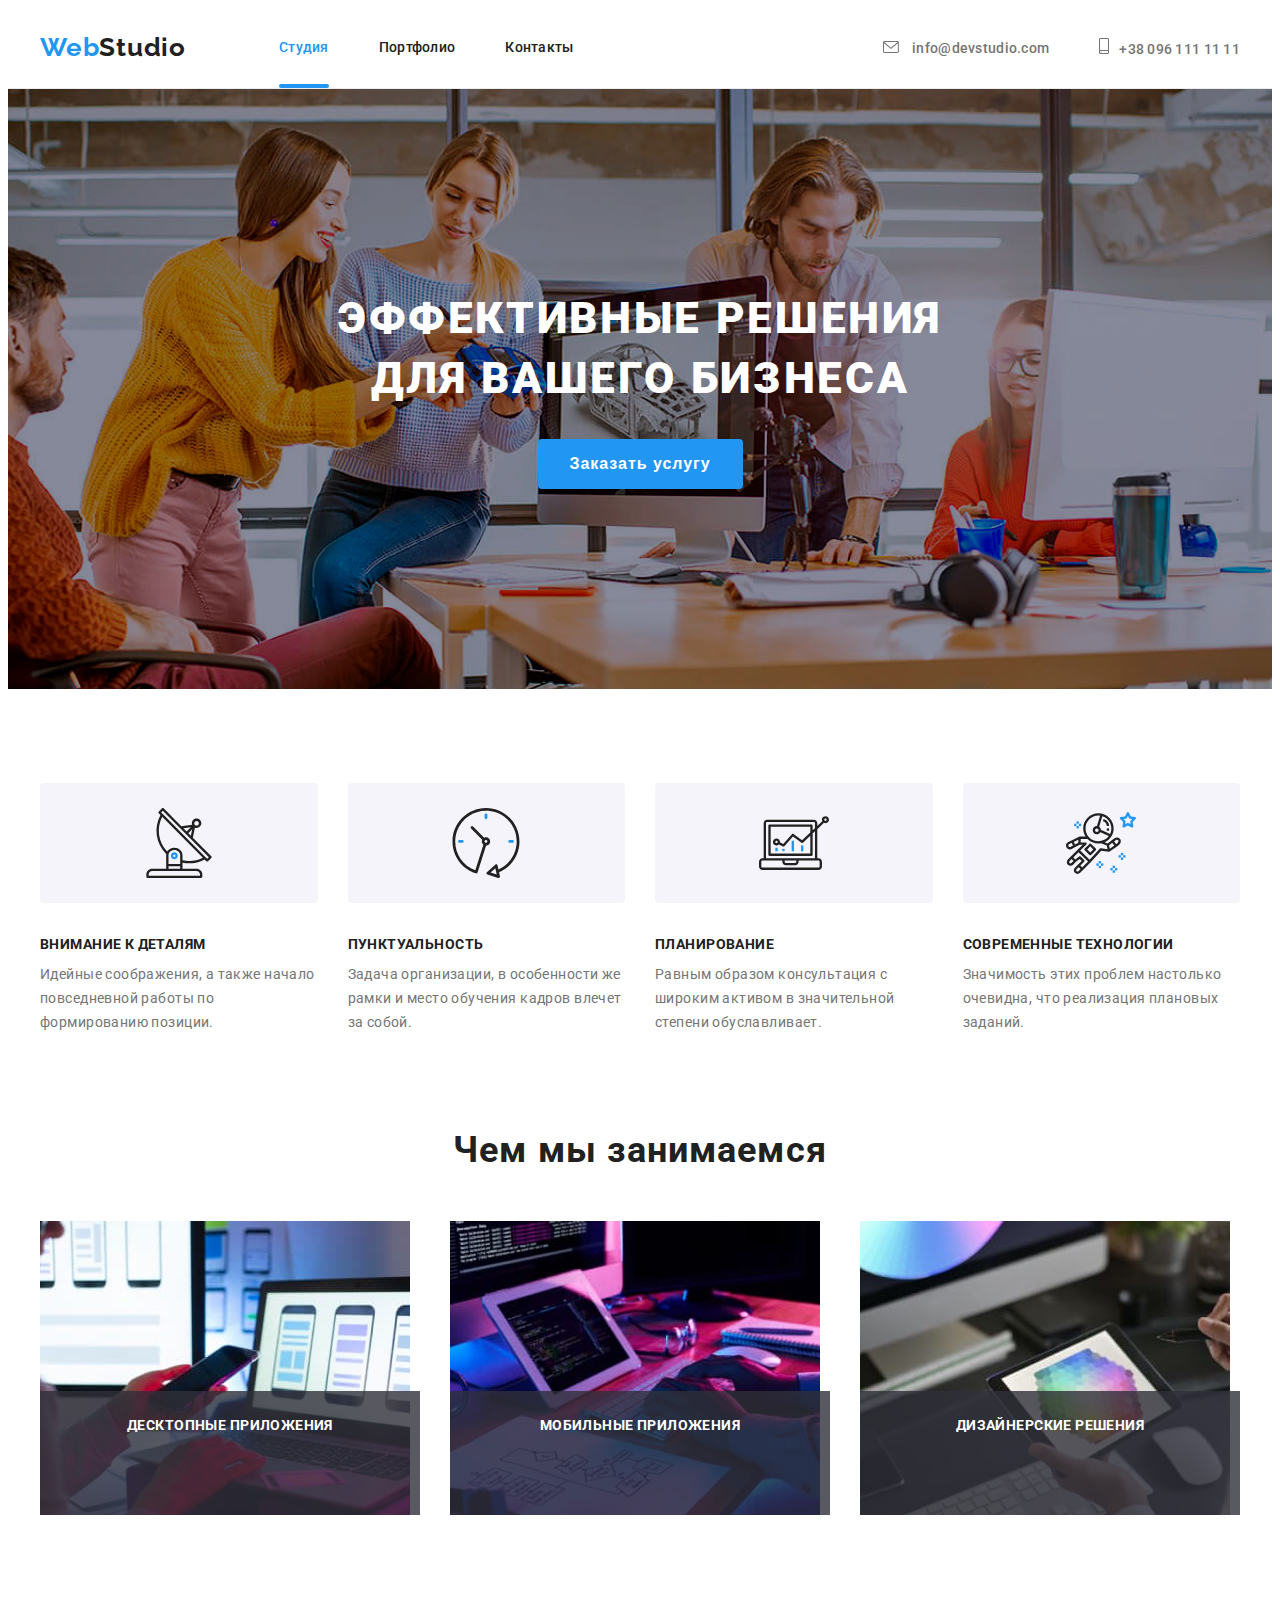
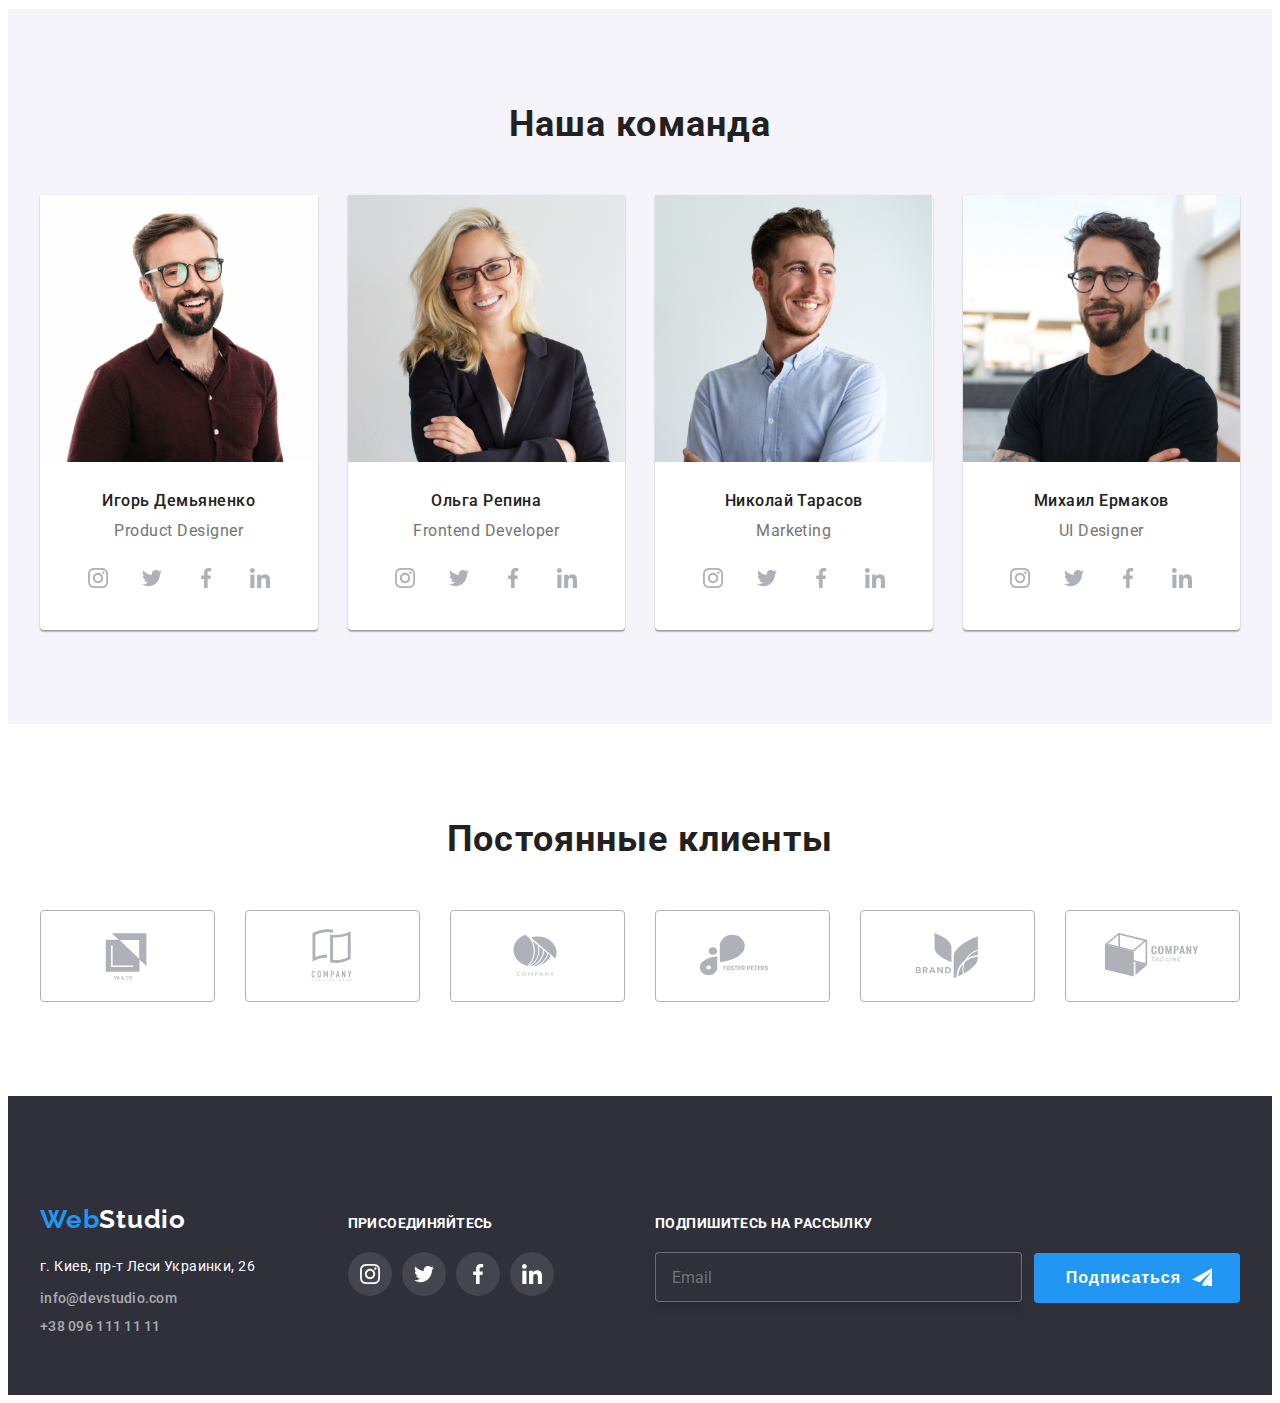
<file: index.html>
<!DOCTYPE html>
<html lang="ru">
  <head>
    <meta charset="UTF-8" />
    <meta name="viewport" content="width=device-width, initial-scale=1.0" />
    <title>WebStudio</title>
    <link
      rel="stylesheet"
      href="https://cdnjs.cloudflare.com/ajax/libs/modern-normalize/1.1.0/modern-normalize.min.css"
      integrity="sha512-wpPYUAdjBVSE4KJnH1VR1HeZfpl1ub8YT/NKx4PuQ5NmX2tKuGu6U/JRp5y+Y8XG2tV+wKQpNHVUX03MfMFn9Q=="
      crossorigin="anonymous"
      referrerpolicy="no-referrer"
    />
    <link rel="preconnect" href="https://fonts.googleapis.com" />
    <link rel="preconnect" href="https://fonts.gstatic.com" crossorigin />
    <link
      href="https://fonts.googleapis.com/css2?family=Raleway:wght@700&family=Roboto:wght@400;500;700;900&display=swap"
      rel="stylesheet"
    />
    <link rel="stylesheet" href="./css/main.min.css" />
  </head>

  <body>
   
    <!--HEADER-->
    <header class="page-header">
      <div class="container header-container">
        <nav class="nav">
          <a class="head-logo link" href="./index.html"
            >Web<span class="logo-black">Studio</span></a
          >
          <ul class="site-nav list">
            <li class="nav-item">
              <a class="nav-link link current" href="./index.html">Студия</a>
            </li>
            <li class="nav-item">
              <a class="nav-link link" href="./portfolio.html">Портфолио</a>
            </li>
            <li class="nav-item">
              <a class="nav-link link" href="">Контакты</a>
            </li>
          </ul>
        </nav>
        <ul class="adress-list list">
          <li class="adress-link-item">
            <a class="adress-link link" href="mailto:info@devstudio.com">
              <svg class="icon-envelope" width="16" height="12">
                <use href="./images/icons.svg#icon-envelope"></use></svg>
                info@devstudio.com</a
            >
          </li>
          <li class="adress-link-item">
            <a class="adress-link link" href="tel:+380961111111"
              ><svg class="icon-smartphone" width="10" height="16">
                <use href="./images/icons.svg#icon-smartphone"></use></svg>+38 096 111 11 11</a
            >
          </li>
        </ul>
      </div>
      <!-- MOBILE-MENU -->
      <button class="mobile-menu-button" type="button" data-menu-open>
        <svg class="mobile-menu-button__icon" width="40" height="40">
            <use href="./images/icons.svg#icon-burger-menu">
    
            </use>
        </svg>
    </button>
    <div class="mobile-menu" data-menu>
        <div class="container mobile-menu-container">
            <button class="mobile-menu-close-btn" data-menu-close>
                <svg class="mobile-menu-close-icon" width="40" height="40">
                    <use href="./images/icons.svg#icon-close-mobile"></use>
                </svg>
            </button>
            <nav class="mobile-menu-nav">
                <ul class="mobile-menu-list">
                    <li class="mobile-menu-list__item">
                        <a class="mobile-menu-list__link" href="./index.html">Студия</a>
                    </li>
                    <li class="mobile-menu-list__item">
                        <a class="mobile-menu-list__link" href="./portfolio.html">Портфолио</a>
                    </li>
                    <li class="mobile-menu-list__item">
                        <a class="mobile-menu-list__link" href="#">Контакты</a>
                    </li>
                </ul>
                <ul class="mobile-menu__contacts">
                    <li class="mobile-menu__contact">
                        <a class="mobile-menu__contact-link first" href="#">+38 096 111 11 11</a>
                    </li>
                    <li class="mobile-menu__contact">
                        <a class="mobile-menu__contact-link" href="#">info@devstudio.com</a>
                    </li>
                </ul>
                <ul class="mobile-menu__social-list list">
                    <li class="mobile-menu__social-list-item">
                        <a class="mobile-menu__social-list-item-link" href="#">Instagram</a>
                    </li>
                    <li class="mobile-menu__social-list-item">
                        <a class="mobile-menu__social-list-item-link" href="#">Twitter</a>
                    </li>
                    <li class="mobile-menu__social-list-item">
                        <a class="mobile-menu__social-list-item-link" href="#">Facebook</a>
                    </li>
                    <li class="mobile-menu__social-list-item">
                        <a class="mobile-menu__social-list-item-link" href="#">LinkedIn</a>
                    </li>
                </ul>
            </nav>
        </div>
    </div>
    </header>
    <main>
      <!--HERO-->
      <section class="section-hero">
        <div class="container">
          <div class="title-wrap">
            <h1 class="headline">эффективные решения для вашего бизнеса</h1>
            <button class="btn hero-button" type="button" data-modal-open>Заказать услугу</button>
          </div>
        </div>
      </section>
      <!--ADVANTAGES-->
      <section class="section-advantages section">
        <div class="container">
          <h2 class="visually-hidden">Наши преимущества</h2>
          <ul class="advantage-list list">
            <li class="advantage-item icon-antenna">
              <h3 class="advantage-titles">Внимание к деталям</h3>
              <p class="advantage-text">
                Идейные соображения, а также начало повседневной работы по формированию позиции.
              </p>
            </li>
            <li class="advantage-item icon-clock">
              <h3 class="advantage-titles">Пунктуальность</h3>
              <p class="advantage-text">
                Задача организации, в особенности же рамки и место обучения кадров влечет за собой.
              </p>
            </li>
            <li class="advantage-item icon-diagram">
              <h3 class="advantage-titles">Планирование</h3>
              <p class="advantage-text">
                Равным образом консультация с широким активом в значительной степени обуславливает.
              </p>
            </li>
            <li class="advantage-item icon-astronaut">
              <h3 class="advantage-titles">Современные технологии</h3>
              <p class="advantage-text">
                Значимость этих проблем настолько очевидна, что реализация плановых заданий.
              </p>
            </li>
          </ul>
        </div>
      </section>
      <!--GALLERY-->
      <section class="section-gallery section">
        <div class="container">
          <h2 class="title">Чем мы занимаемся</h2>
          <ul class="img-list list">
            <li class="img-item">
              <picture>
                <source srcset="./images/a1.jpg 1x, ./images/img1-2x.jpg 2x">
              <img
                class="img work-pic"
                src="./images/a1.jpg"
                alt="Рабочий процесс"
                width="370"
                height="294"
              /></picture>
              <p class="img-overlay">десктопные приложения</p>
            </li>
            <li class="img-item"><picture>
              <source srcset="./images/a2.jpg 1x, ./images/img2-2x.jpg 2x">
              <img
                class="img work-pic"
                src="./images/a2.jpg"
                alt="Рабочий процесс"
                width="370"
                height="294"
              /></picture>
              <p class="img-overlay">мобильные приложения</p>
            </li>
            <li class="img-item"><picture>
              <source srcset="./images/a3.jpg 1x, ./images/img3-2x.jpg 2x">
              <img
                class="img work-pic"
                src="./images/a3.jpg"
                alt="Рабочий процесс"
                width="370"
                height="294"
              /></picture>
              <p class="img-overlay">дизайнерские решения</p>
            </li>
          </ul>
        </div>
      </section>
      <!--TEAM-->
      <section class="section-team">
        <div class="container">
          <h2 class="title">Наша команда</h2>
          <ul class="team-list list">
            <li class="team-item">
              <picture>
                <source srcset="./images/team/team1.jpg 1x , ./images/team/team1-2x.jpg 2x "  media="(min-width:1200px)">
                <source srcset="./images/team/team1-tablet.jpg 1x , ./images/team/team1-tablet2x.jpg 2x "  media="(min-width:768px)">
                <source srcset="./images/team/team1-mobile.jpg 1x , ./images/team/team1-mobile2x.jpg 2x ">
              <img
                class="team-img img"
                src="./images/team/team1-mobile.jpg"
                alt="Член команды"
              /></picture>
              <div class="team-sub">
                <h3 class="team-name">Игорь Демьяненко</h3>
                <p class="team-pos">Product Designer</p>
                <ul class="soc-links-list list">
                  <li class="soc-item">
                    <a href="" class="soc-link">
                      <svg class="soc-icon" width="20" height="20">
                        <use href="./images/icons.svg#icon-instagram"></use>
                      </svg>
                    </a>
                  </li>
                  <li class="soc-item">
                    <a href="" class="soc-link">
                      <svg class="soc-icon" width="20" height="20">
                        <use href="./images/icons.svg#icon-twitter"></use>
                      </svg>
                    </a>
                  </li>
                  <li class="soc-item">
                    <a href="" class="soc-link">
                      <svg class="soc-icon" width="20" height="20">
                        <use href="./images/icons.svg#icon-facebook"></use>
                      </svg>
                    </a>
                  </li>
                  <li class="soc-item">
                    <a href="" class="soc-link">
                      <svg class="soc-icon" width="20" height="20">
                        <use href="./images/icons.svg#icon-linkedin"></use>
                      </svg>
                    </a>
                  </li>
                </ul>
              </div>
            </li>
            <li class="team-item">
              <picture>
                <source srcset="./images/team/team2.jpg 1x , ./images/team/team2-2x.jpg 2x "  media="(min-width:1200px)">
                <source srcset="./images/team/team2-tablet.jpg 1x , ./images/team/team2-tablet2x.jpg 2x "  media="(min-width:768px)">
                <source srcset="./images/team/team2-mobile.jpg 1x , ./images/team/team2-mobile2x.jpg 2x ">
              <img
                class="team-img img"
                src="./images/team/team2-mobile.jpg"
                alt="Член команды"
              /></picture>
              <div class="team-sub">
                <h3 class="team-name">Ольга Репина</h3>
                <p class="team-pos">Frontend Developer</p>
                <ul class="soc-links-list list">
                  <li class="soc-item">
                    <a href="" class="soc-link">
                      <svg class="soc-icon" width="20" height="20">
                        <use href="./images/icons.svg#icon-instagram"></use>
                      </svg>
                    </a>
                  </li>
                  <li class="soc-item">
                    <a href="" class="soc-link">
                      <svg class="soc-icon" width="20" height="20">
                        <use href="./images/icons.svg#icon-twitter"></use>
                      </svg>
                    </a>
                  </li>
                  <li class="soc-item">
                    <a href="" class="soc-link">
                      <svg class="soc-icon" width="20" height="20">
                        <use href="./images/icons.svg#icon-facebook"></use>
                      </svg>
                    </a>
                  </li>
                  <li class="soc-item">
                    <a href="" class="soc-link">
                      <svg class="soc-icon" width="20" height="20">
                        <use href="./images/icons.svg#icon-linkedin"></use>
                      </svg>
                    </a>
                  </li>
                </ul>
              </div>
            </li>
            <li class="team-item">
              <picture>
                <source srcset="./images/team/team3.jpg 1x , ./images/team/team3-2x.jpg 2x "  media="(min-width:1200px)">
                <source srcset="./images/team/team3-tablet.jpg 1x , ./images/team/team3-tablet2x.jpg 2x "  media="(min-width:768px)">
                <source srcset="./images/team/team3-mobile.jpg 1x , ./images/team/team3-mobile2x.jpg 2x ">
              <img
                class="team-img img"
                src="./images/team/team3-mobile.jpg"
                alt="Член команды"
              /></picture>
              <div class="team-sub">
                <h3 class="team-name">Николай Тарасов</h3>
                <p class="team-pos">Marketing</p>
                <ul class="soc-links-list list">
                  <li class="soc-item">
                    <a href="" class="soc-link">
                      <svg class="soc-icon" width="20" height="20">
                        <use href="./images/icons.svg#icon-instagram"></use>
                      </svg>
                    </a>
                  </li>
                  <li class="soc-item">
                    <a href="" class="soc-link">
                      <svg class="soc-icon" width="20" height="20">
                        <use href="./images/icons.svg#icon-twitter"></use>
                      </svg>
                    </a>
                  </li>
                  <li class="soc-item">
                    <a href="" class="soc-link">
                      <svg class="soc-icon" width="20" height="20">
                        <use href="./images/icons.svg#icon-facebook"></use>
                      </svg>
                    </a>
                  </li>
                  <li class="soc-item">
                    <a href="" class="soc-link">
                      <svg class="soc-icon" width="20" height="20">
                        <use href="./images/icons.svg#icon-linkedin"></use>
                      </svg>
                    </a>
                  </li>
                </ul>
              </div>
            </li>
            <li class="team-item">
              <picture>
                <source srcset="./images/team/team4.jpg 1x , ./images/team/team4-2x.jpg 2x "  media="(min-width:1200px)">
                <source srcset="./images/team/team4-tablet.jpg 1x , ./images/team/team4-tablet2x.jpg 2x "  media="(min-width:768px)">
                <source srcset="./images/team/team4-mobile.jpg 1x , ./images/team/team4-mobile2x.jpg 2x ">
              <img
                class="team-img img"
                src="./images/team/team4-mobile.jpg"
                alt="Член команды"
              /></picture>
              <div class="team-sub">
                <h3 class="team-name">Михаил Ермаков</h3>
                <p class="team-pos">UI Designer</p>
                <ul class="soc-links-list list">
                  <li class="soc-item">
                    <a href="" class="soc-link">
                      <svg class="soc-icon" width="20" height="20">
                        <use href="./images/icons.svg#icon-instagram"></use>
                      </svg>
                    </a>
                  </li>
                  <li class="soc-item">
                    <a href="" class="soc-link">
                      <svg class="soc-icon" width="20" height="20">
                        <use href="./images/icons.svg#icon-twitter"></use>
                      </svg>
                    </a>
                  </li>
                  <li class="soc-item">
                    <a href="" class="soc-link">
                      <svg class="soc-icon" width="20" height="20">
                        <use href="./images/icons.svg#icon-facebook"></use>
                      </svg>
                    </a>
                  </li>
                  <li class="soc-item">
                    <a href="" class="soc-link">
                      <svg class="soc-icon" width="20" height="20">
                        <use href="./images/icons.svg#icon-linkedin"></use>
                      </svg>
                    </a>
                  </li>
                </ul>
              </div>
            </li>
          </ul>
        </div>
      </section> 
      <!--CLIENTS-->
      <section class="section-clients">
        <div class="container">
          <h2 class="title">Постоянные клиенты</h2>
          <ul class="clients-list list">
            <li class="clients-item">
              <a href="" class="clients-link link client-first"
                ><svg class="clients-icon" width="106" height="60">
                  <use href="./images/icons.svg#icon-logo-first"></use></svg
              ></a>
            </li>
            <li class="clients-item">
              <a href="" class="clients-link link client-first"
                ><svg class="clients-icon" width="106" height="60">
                  <use href="./images/icons.svg#icon-logo-second"></use></svg
              ></a>
            </li>
            <li class="clients-item">
              <a href="" class="clients-link link client-first"
                ><svg class="clients-icon" width="106" height="60">
                  <use href="./images/icons.svg#icon-logo-third"></use></svg
              ></a>
            </li>
            <li class="clients-item">
              <a href="" class="clients-link link client-first"
                ><svg class="clients-icon" width="106" height="60">
                  <use href="./images/icons.svg#icon-logo-fourth"></use></svg
              ></a>
            </li>
            <li class="clients-item">
              <a href="" class="clients-link link client-first"
                ><svg class="clients-icon" width="106" height="60">
                  <use href="./images/icons.svg#icon-logo-fifth"></use></svg
              ></a>
            </li>
            <li class="clients-item">
              <a href="" class="clients-link link client-first"
                ><svg class="clients-icon" width="106" height="60">
                  <use href="./images/icons.svg#icon-logo-sixth"></use></svg
              ></a>
            </li>
          </ul>
        </div>
      </section> 
    </main>
    <!--FOOTER-->
    <footer class="page-footer">
      <div class="container">
      <div class="footer-flex">
        <div class="flex-half">
        <div class="logo-adress">
          <a class="foot-logo link" href="./index.html"
            >Web<span class="logo-white">Studio</span></a
          >
          <!--CONTACT INFORMATION-->
          <address class="contacts">
            <ul class="contact-list list">
              <li class="contact-item">
                <a href="" class="map-adress link">г. Киев, пр-т Леси Украинки, 26</a>
              </li>
              <li class="contact-item">
                <a class="contact-link link" href="mailto:info@devstudio.com">info@devstudio.com</a>
              </li>
              <li class="contact-item">
                <a class="contact-link link" href="tel:+380961111111">+38 096 111 11 11</a>
              </li>
            </ul>
          </address>
        </div>
        <div class="footer-soc-links">
          <b class="footer-soc-title">присоединяйтесь</b>
          <ul class="soc-links-list-foot list">
            <li class="soc-item-foot">
              <a href="" class="soc-link-foot">
                <svg class="soc-icon-foot" width="20" height="20">
                  <use href="./images/icons.svg#icon-instagram"></use>
                </svg>
              </a>
            </li>
            <li class="soc-item-foot">
              <a href="" class="soc-link-foot">
                <svg class="soc-icon-foot" width="20" height="20">
                  <use href="./images/icons.svg#icon-twitter"></use>
                </svg>
              </a>
            </li>
            <li class="soc-item-foot">
              <a href="" class="soc-link-foot">
                <svg class="soc-icon-foot" width="20" height="20">
                  <use href="./images/icons.svg#icon-facebook"></use>
                </svg>
              </a>
            </li>
            <li class="soc-item-foot">
              <a href="" class="soc-link-foot">
                <svg class="soc-icon-foot" width="20" height="20">
                  <use href="./images/icons.svg#icon-linkedin"></use>
                </svg>
              </a>
            </li>
          </ul>
        </div>
      </div>
        <div class="footer-form-sect">
          <p class="footer-form-title">подпишитесь на рассылку</p>
          <form class="footer-email-form">
            <input class="email-footer" type="text" name="email" placeholder="Email">
            <button class="email-submit-btn btn" type="submit">Подписаться</button>
          </form>
        </div>
      </div>
    </div></footer>
    <div class="backdrop is-hidden" data-modal>
      <div class="modal">
        <button class="btn-close-modal" type="button" data-modal-close>
          <svg class="close-cross" width="11" height="11">
            <use href="./images/icons.svg#cross"></use>
          </svg>
        </button>
        
        
          <p class="modal-headline">Оставьте свои данные, мы вам перезвоним</p>
          <form class="form-modal-all">
          <label class="modal-form-field">Имя<span class="modal-form-field-content">
<input class="modal-form-input" name="user_name" type="text" required minlength="2"
pattern="[a-zA-Zа-яёА-ЯЁ]+" placeholder=" ">
<svg width="18" height="18" class="modal-form-icons"><use href="./images/icons.svg#person"></use></svg>
        </span></label>
        <label class="modal-form-field">Телефон<span class="modal-form-field-content">
          <input class="modal-form-input" name="user_phone" type="tel" required 
          pattern="[0-9]{3}-[0-9]{3}-[0-9]{2}-[0-9]{2}"  placeholder=" ">
          <svg width="18" height="18" class="modal-form-icons"><use href="./images/icons.svg#phone"></use></svg>
                  </span></label>
          <label class="modal-form-field">Почта<span class="modal-form-field-content">
                    <input class="modal-form-input" name="user_email" type="email" required minlength="2"
                    pattern="[a-z0-9._%+-]+@[a-z0-9.-]+\.[a-z]{2,}$" placeholder=" ">
                    <svg width="18" height="18" class="modal-form-icons"><use href="./images/icons.svg#email"></use></svg>
                            </span></label>
                            <label class="modal-form-field">
                              Комментарий
                              <textarea class="modal-form-message form-textarea" name="user_message"  placeholder="Введите текст"></textarea>
                    </label>
                    <div class="checkbox-wrap">
                      <input type="checkbox" name="user_policy" class="modal-form-check visually-hidden" required
                      id="user-policy">
                  <label class="modal-form-check-label" for="user-policy">Соглашаюсь с рассылкой и принимаю <a href="#"
                          class="policy-link">Условия договора</a></label></div>
          <button class="btn form-button" type="submit">Отправить</button>
                        </form>
      </div>
    </div>
    <script src="./js/modal.js"></script>
    <script src="./js/mobile-menu.js"></script>
  </body>
</html>
</file>
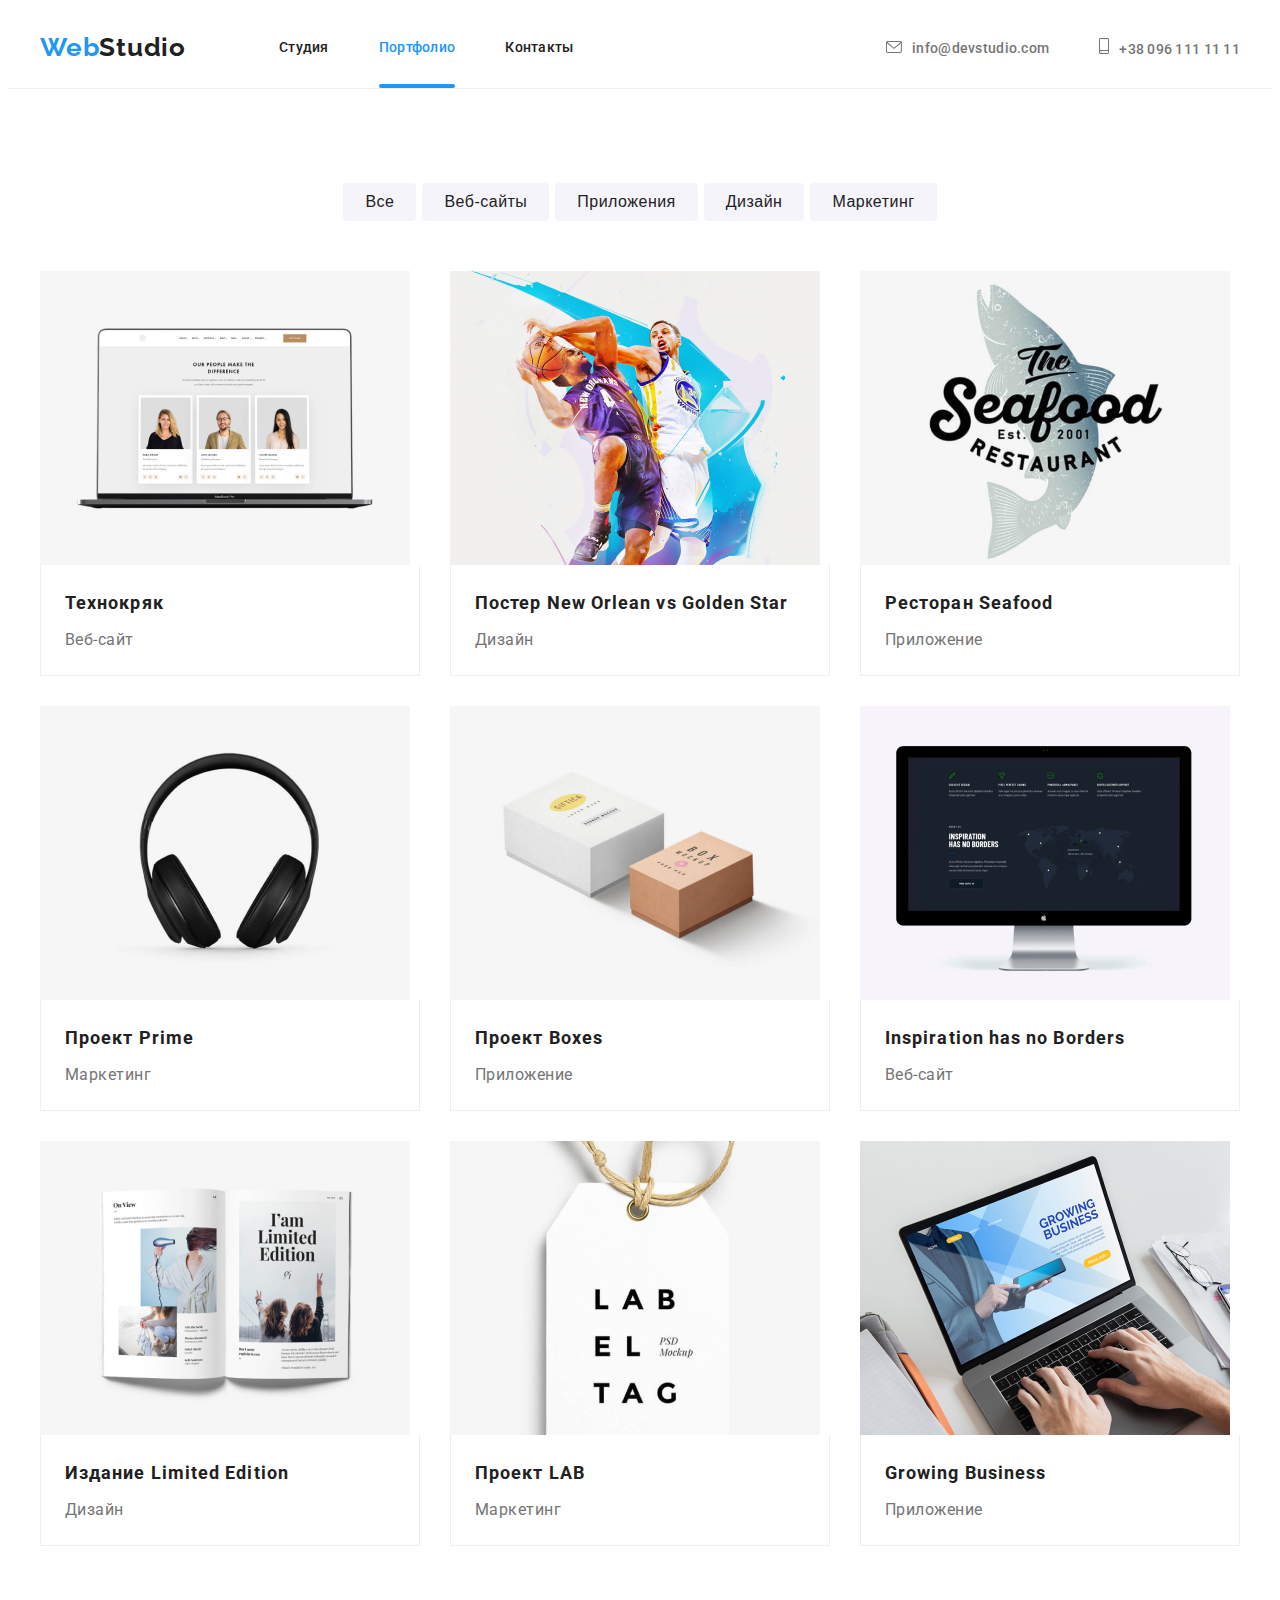
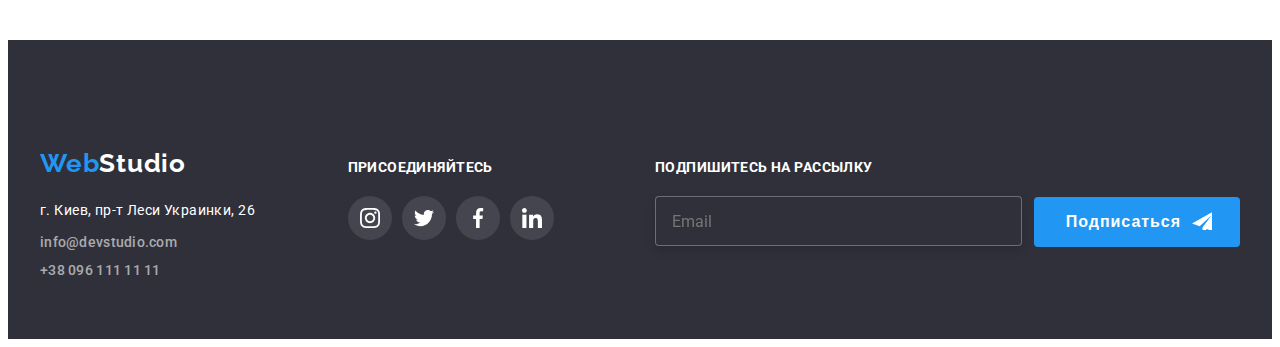
<file: portfolio.html>
<!DOCTYPE html>
<html lang="ru">

<head>
  <meta charset="UTF-8" />
  <meta http-equiv="X-UA-Compatible" content="IE=edge" />
  <meta name="viewport" content="width=device-width, initial-scale=1.0" />
  <title>Портфолио</title>
  <link rel="stylesheet" href="https://cdnjs.cloudflare.com/ajax/libs/modern-normalize/1.1.0/modern-normalize.min.css"
    integrity="sha512-wpPYUAdjBVSE4KJnH1VR1HeZfpl1ub8YT/NKx4PuQ5NmX2tKuGu6U/JRp5y+Y8XG2tV+wKQpNHVUX03MfMFn9Q=="
    crossorigin="anonymous" referrerpolicy="no-referrer" />
  <link rel="preconnect" href="https://fonts.googleapis.com" />
  <link rel="preconnect" href="https://fonts.gstatic.com" crossorigin />
  <link href="https://fonts.googleapis.com/css2?family=Raleway:wght@700&family=Roboto:wght@400;500;700;900&display=swap"
    rel="stylesheet" />
  <link rel="stylesheet" href="./css/main.min.css" />
</head>

<body>
  <!--HEADER-->
  <header class="page-header">
    <div class="container header-container">
      <nav class="nav">
        <a class="head-logo link" href="./index.html">Web<span class="logo-black">Studio</span></a>
        <ul class="site-nav list">
          <li class="nav-item">
            <a class="nav-link link" href="./index.html">Студия</a>
          </li>
          <li class="nav-item">
            <a class="nav-link link current" href="./portfolio.html">Портфолио</a>
          </li>
          <li class="nav-item">
            <a class="nav-link link" href="">Контакты</a>
          </li>
        </ul>
      </nav>
      <ul class="adress-list list">
        <li class="adress-link-item">
          <a class="adress-link link" href="mailto:info@devstudio.com">
            <svg class="icon-envelope" width="16" height="12">
              <use href="./images/icons.svg#icon-envelope"></use>
            </svg>info@devstudio.com</a>
        </li>
        <li class="adress-link-item">
          <a class="adress-link link" href="tel:+380961111111"><svg class="icon-smartphone" width="10" height="16">
              <use href="./images/icons.svg#icon-smartphone"></use>
            </svg>+38 096 111 11 11</a>
        </li>
      </ul>
    </div>
     <!-- MOBILE-MENU -->
     <button class="mobile-menu-button" type="button" data-menu-open>
      <svg class="mobile-menu-button__icon" width="40" height="40">
          <use href="./images/icons.svg#icon-burger-menu">
  
          </use>
      </svg>
  </button>
  <div class="mobile-menu" data-menu>
      <div class="container mobile-menu-container">
          <button class="mobile-menu-close-btn" data-menu-close>
              <svg class="mobile-menu-close-icon" width="40" height="40">
                  <use href="./images/icons.svg#icon-close-mobile"></use>
              </svg>
          </button>
          <nav class="mobile-menu-nav">
              <ul class="mobile-menu-list">
                  <li class="mobile-menu-list__item">
                      <a class="mobile-menu-list__link" href="./index.html">Студия</a>
                  </li>
                  <li class="mobile-menu-list__item">
                      <a class="mobile-menu-list__link" href="./portfolio.html">Портфолио</a>
                  </li>
                  <li class="mobile-menu-list__item">
                      <a class="mobile-menu-list__link" href="#">Контакты</a>
                  </li>
              </ul>
              <ul class="mobile-menu__contacts">
                  <li class="mobile-menu__contact">
                      <a class="mobile-menu__contact-link" href="#">+38 096 111 11 11</a>
                  </li>
                  <li class="mobile-menu__contact">
                      <a class="mobile-menu__contact-link" href="#">info@devstudio.com</a>
                  </li>
              </ul>
              <ul class="mobile-menu__social-list list">
                  <li class="mobile-menu__social-list-item">
                      <a class="mobile-menu__social-list-item-link" href="#">Instagram</a>
                  </li>
                  <li class="mobile-menu__social-list-item">
                      <a class="mobile-menu__social-list-item-link" href="#">Twitter</a>
                  </li>
                  <li class="mobile-menu__social-list-item">
                      <a class="mobile-menu__social-list-item-link" href="#">Facebook</a>
                  </li>
                  <li class="mobile-menu__social-list-item">
                      <a class="mobile-menu__social-list-item-link" href="#">LinkedIn</a>
                  </li>
              </ul>
          </nav>
      </div>
  </div>
  </header>
  <main>
    <section class="section-portfolio section">
      <div class="container">
        <h1 class="visually-hidden">Портфолио</h1>
        <ul class="filter-list list">
          <li class="fltr-btn-item"><button class="filter-button" type="button">Все</button></li>
          <li class="fltr-btn-item">
            <button class="filter-button" type="button">Веб-сайты</button>
          </li>
          <li class="fltr-btn-item">
            <button class="filter-button" type="button">Приложения</button>
          </li>
          <li class="fltr-btn-item">
            <button class="filter-button" type="button">Дизайн</button>
          </li>
          <li class="fltr-btn-item">
            <button class="filter-button" type="button">Маркетинг</button>
          </li>
        </ul>
        <ul class="portfolio-list list">
          <li class="port-item">
            <a class="link port-link" href="">
              <div class="card-fix">
                <picture>
                  <source srcset="./images/portfolio/pimg1.jpg 1x , ./images/portfolio/pimg1-2x.jpg 2x "  media="(min-width:1200px)">
                  <source srcset="./images/portfolio/pimg1-tablet.jpg 1x , ./images/portfolio/pimg1-tablet2x.jpg 2x "  media="(min-width:768px)">
                  <source srcset="./images/portfolio/pimg1-mobile.jpg 1x , ./images/portfolio/pimg1-mobile2x.jpg 2x ">
                <img class="img-port img" src="./images/portfolio/pimg1-mobile.jpg" alt="Ноутбук с членами команды"/></picture>
                <div class="port-overlay">
                  <p class="overlay-text">Технокряк это современная площадка распространения коронавируса. Компании
                    используют эту платформу для цифрового шпионажа и атак на защищённые сервера конкурентов.</p>
                </div>
              </div>
              <div class="port-sub">
                <h2 class="title-port">Технокряк</h2>
                <p class="text-port">Веб-сайт</p>
              </div>
            </a>
          </li>
          <li class="port-item">
            <a class="link port-link" href="">
              <div class="card-fix">
                <picture>
                  <source srcset="./images/portfolio/pimg2.jpg 1x , ./images/portfolio/pimg2-2x.jpg 2x "  media="(min-width:1200px)">
                  <source srcset="./images/portfolio/pimg2-tablet.jpg 1x , ./images/portfolio/pimg2-tablet2x.jpg 2x "  media="(min-width:768px)">
                  <source srcset="./images/portfolio/pimg2-mobile.jpg 1x , ./images/portfolio/pimg2-mobile2x.jpg 2x ">
                <img class="img-port img" src="./images/portfolio/pimg2-mobile.jpg" alt="Постер"/></picture>
                <div class="port-overlay">
                  <p class="overlay-text">Технокряк это современная площадка распространения коронавируса. Компании
                    используют эту платформу для цифрового шпионажа и атак на защищённые сервера конкурентов.</p>
                </div></div>
              <div class="port-sub">
                <h2 class="title-port">Поcтер New Orlean vs Golden Star</h2>
                <p class="text-port">Дизайн</p>
              </div>
            </a>
          </li>
          <li class="port-item">
            <a class="link port-link" href="">
              <div class="card-fix">
                <picture>
                  <source srcset="./images/portfolio/pimg3.jpg 1x , ./images/portfolio/pimg3-2x.jpg 2x "  media="(min-width:1200px)">
                  <source srcset="./images/portfolio/pimg3-tablet.jpg 1x , ./images/portfolio/pimg3-tablet2x.jpg 2x "  media="(min-width:768px)">
                  <source srcset="./images/portfolio/pimg3-mobile.jpg 1x , ./images/portfolio/pimg3-mobile2x.jpg 2x ">
                  <img class="img-port img" src="./images/portfolio/pimg3-mobile.jpg" alt="Приложение ресторана"/>
                </picture>
                <div class="port-overlay">
                    <p class="overlay-text">Технокряк это современная площадка распространения коронавируса. Компании
                      используют эту платформу для цифрового шпионажа и атак на защищённые сервера конкурентов.</p>
                    </div>
              </div>
              <div class="port-sub">
                <h2 class="title-port">Ресторан Seafood</h2>
                <p class="text-port">Приложение</p>
              </div>
            </a>
          </li>
          <li class="port-item">
            <a class="link port-link" href="">
              <div class="card-fix"><picture>
                <source srcset="./images/portfolio/pimg4.jpg 1x , ./images/portfolio/pimg4-2x.jpg 2x "  media="(min-width:1200px)">
                <source srcset="./images/portfolio/pimg4-tablet.jpg 1x , ./images/portfolio/pimg4-tablet2x.jpg 2x "  media="(min-width:768px)">
                <source srcset="./images/portfolio/pimg4-mobile.jpg 1x , ./images/portfolio/pimg4-mobile2x.jpg 2x ">
                <img class="img-port img" src="./portfolio/pimg4-mobile.jpg" alt="Изображение наушников"/></picture><div class="port-overlay">
                    <p class="overlay-text">Технокряк это современная площадка распространения коронавируса. Компании
                      используют эту платформу для цифрового шпионажа и атак на защищённые сервера конкурентов.</p>
                  </div></div>
              <div class="port-sub">
                <h2 class="title-port">Проект Prime</h2>
                <p class="text-port">Маркетинг</p>
              </div>
            </a>
          </li>
          <li class="port-item">
            <a class="link port-link" href="">
              <div class="card-fix">
                <picture>
                  <source srcset="./images/portfolio/pimg5.jpg 1x , ./images/portfolio/pimg5-2x.jpg 2x "  media="(min-width:1200px)">
                <source srcset="./images/portfolio/pimg5-tablet.jpg 1x , ./images/portfolio/pimg5-tablet2x.jpg 2x "  media="(min-width:768px)">
                <source srcset="./images/portfolio/pimg5-mobile.jpg 1x , ./images/portfolio/pimg5-mobile2x.jpg 2x ">
                <img class="img-port img" src="./images/portfolio/pimg5-mobile.jpg" alt="Оформление приложения"/></picture><div class="port-overlay">
                    <p class="overlay-text">Технокряк это современная площадка распространения коронавируса. Компании
                      используют эту платформу для цифрового шпионажа и атак на защищённые сервера конкурентов.</p>
                  </div></div>
              <div class="port-sub">
                <h2 class="title-port">Проект Boxes</h2>
                <p class="text-port">Приложение</p>
              </div>
            </a>
          </li>
          <li class="port-item">
            <a class="link port-link" href="">
              <div class="card-fix"><picture>
                <source srcset="./images/portfolio/pimg6.jpg 1x , ./images/portfolio/pimg6-2x.jpg 2x "  media="(min-width:1200px)">
                <source srcset="./images/portfolio/pimg6-tablet.jpg 1x , ./images/portfolio/pimg6-tablet2x.jpg 2x "  media="(min-width:768px)">
                <source srcset="./images/portfolio/pimg6-mobile.jpg 1x , ./images/portfolio/pimg6-mobile2x.jpg 2x "><img class="img-port img" src="./images/portfolio/pimg6-mobile.jpg" alt="Монитор с веб-сайтом компании"/><div class="port-overlay">
                    </picture><p class="overlay-text">Технокряк это современная площадка распространения коронавируса. Компании
                      используют эту платформу для цифрового шпионажа и атак на защищённые сервера конкурентов.</p>
                  </div></div>
              <div class="port-sub">
                <h2 class="title-port">Inspiration has no Borders</h2>
                <p class="text-port">Веб-сайт</p>
              </div>
            </a>
          </li>
          <li class="port-item">
            <a class="link port-link" href="">
              <div class="card-fix"><picture>
                <source srcset="./images/portfolio/pimg7.jpg 1x , ./images/portfolio/pimg7-2x.jpg 2x "  media="(min-width:1200px)">
                <source srcset="./images/portfolio/pimg7-tablet.jpg 1x , ./images/portfolio/pimg7-tablet2x.jpg 2x "  media="(min-width:768px)">
                <source srcset="./images/portfolio/pimg7-mobile.jpg 1x , ./images/portfolio/pimg7-mobile2x.jpg 2x "><img class="img-port img" src="./images/portfolio/pimg7-mobile.jpg" alt="Изображение дизайна книги"/></picture><div class="port-overlay">
                    <p class="overlay-text">Технокряк это современная площадка распространения коронавируса. Компании
                      используют эту платформу для цифрового шпионажа и атак на защищённые сервера конкурентов.</p>
                  </div></div>
              <div class="port-sub">
                <h2 class="title-port">Издание Limited Edition</h2>
                <p class="text-port">Дизайн</p>
              </div>
            </a>
          </li>
          <li class="port-item">
            <a class="link port-link" href="">
              <div class="card-fix"><picture>
                <source srcset="./images/portfolio/pimg8.jpg 1x , ./images/portfolio/pimg8-2x.jpg 2x "  media="(min-width:1200px)">
                <source srcset="./images/portfolio/pimg8-tablet.jpg 1x , ./images/portfolio/pimg8-tablet2x.jpg 2x "  media="(min-width:768px)">
                <source srcset="./images/portfolio/pimg8-mobile.jpg 1x , ./images/portfolio/pimg8-mobile2x.jpg 2x "><img class="img-port img" src="./images/portfolio/pimg8-mobile.jpg" alt="Бирка с логотипом" /></picture><div class="port-overlay">
                    <p class="overlay-text">Технокряк это современная площадка распространения коронавируса. Компании
                      используют эту платформу для цифрового шпионажа и атак на защищённые сервера конкурентов.</p>
                  </div></div>
              <div class="port-sub">
                <h2 class="title-port">Проект LAB</h2>
                <p class="text-port">Маркетинг</p>
              </div>
            </a>
          </li>
          <li class="port-item">
            <a class="link port-link" href="">
              <div class="card-fix"><picture>
                <source srcset="./images/portfolio/pimg9.jpg 1x , ./images/portfolio/pimg9-2x.jpg 2x "  media="(min-width:1200px)">
                <source srcset="./images/portfolio/pimg9-tablet.jpg 1x , ./images/portfolio/pimg9-tablet2x.jpg 2x "  media="(min-width:768px)">
                <source srcset="./images/portfolio/pimg9-mobile.jpg 1x , ./images/portfolio/pimg9-mobile2x.jpg 2x "><img class="img-port img" src="./images/portfolio/pimg9-mobile.jpg" alt="Ноутбук с веб-сайтом"/></picture><div class="port-overlay">
                    <p class="overlay-text">Технокряк это современная площадка распространения коронавируса. Компании
                      используют эту платформу для цифрового шпионажа и атак на защищённые сервера конкурентов.</p>
                  </div></div>
              <div class="port-sub">
                <h2 class="title-port">Growing Business</h2>
                <p class="text-port">Приложение</p>
              </div>
            </a>
          </li>
        </ul>
      </div>
    </section>
  </main>
  <!--FOOTER-->
  <footer class="page-footer">
    <div class="container">
    <div class="footer-flex">
      <div class="flex-half">
      <div class="logo-adress">
        <a class="foot-logo link" href="./index.html"
          >Web<span class="logo-white">Studio</span></a
        >
        <!--CONTACT INFORMATION-->
        <address class="contacts">
          <ul class="contact-list list">
            <li class="contact-item">
              <a href="" class="map-adress link">г. Киев, пр-т Леси Украинки, 26</a>
            </li>
            <li class="contact-item">
              <a class="contact-link link" href="mailto:info@devstudio.com">info@devstudio.com</a>
            </li>
            <li class="contact-item">
              <a class="contact-link link" href="tel:+380961111111">+38 096 111 11 11</a>
            </li>
          </ul>
        </address>
      </div>
      <div class="footer-soc-links">
        <b class="footer-soc-title">присоединяйтесь</b>
        <ul class="soc-links-list-foot list">
          <li class="soc-item-foot">
            <a href="" class="soc-link-foot">
              <svg class="soc-icon-foot" width="20" height="20">
                <use href="./images/icons.svg#icon-instagram"></use>
              </svg>
            </a>
          </li>
          <li class="soc-item-foot">
            <a href="" class="soc-link-foot">
              <svg class="soc-icon-foot" width="20" height="20">
                <use href="./images/icons.svg#icon-twitter"></use>
              </svg>
            </a>
          </li>
          <li class="soc-item-foot">
            <a href="" class="soc-link-foot">
              <svg class="soc-icon-foot" width="20" height="20">
                <use href="./images/icons.svg#icon-facebook"></use>
              </svg>
            </a>
          </li>
          <li class="soc-item-foot">
            <a href="" class="soc-link-foot">
              <svg class="soc-icon-foot" width="20" height="20">
                <use href="./images/icons.svg#icon-linkedin"></use>
              </svg>
            </a>
          </li>
        </ul>
      </div>
    </div>
      <div class="footer-form-sect">
        <p class="footer-form-title">подпишитесь на рассылку</p>
        <form class="footer-email-form">
          <input class="email-footer" type="text" name="email" placeholder="Email">
          <button class="email-submit-btn btn" name="email" type="submit">Подписаться</button>
        </form>
      </div>
    </div>
  </div></footer>
  <script src="./js/mobile-menu.js"></script>
</body>

</html>
</file>
<file: css/main.min.css>
.visually-hidden{position:absolute !important;clip:rect(1px 1px 1px 1px);clip:rect(1px, 1px, 1px, 1px);padding:0 !important;border:0 !important;height:1px !important;width:1px !important;overflow:hidden}.btn{font-style:normal;font-weight:700;font-size:16px;line-height:1.88;letter-spacing:0.06em;color:#fff;background-color:#2196f3;cursor:pointer;border-radius:4px;padding:10px 32px;border:0px;transition:background-color 250ms cubic-bezier(0.4, 0, 0.2, 1)}.btn:hover,.btn:focus{background-color:#188CE8;color:#fff}.head-logo{font-family:Raleway;font-style:normal;font-weight:700;font-size:26px;line-height:31px;letter-spacing:0.03em;color:#2196f3;margin-right:93px}.logo-black{font-family:Raleway;font-style:normal;font-weight:700;font-size:26px;line-height:31px;letter-spacing:0.03em;color:#212121}.foot-logo{font-family:Raleway;font-style:normal;font-weight:700;font-size:26px;line-height:31px;letter-spacing:0.03em;color:#2196f3;display:inline-block;margin-bottom:20px}@media screen and (max-width: 767px){.foot-logo{align-self:center}}.logo-white{font-family:Raleway;font-style:normal;font-weight:700;font-size:26px;line-height:31px;letter-spacing:0.03em;color:#fff}.title{font-style:normal;font-weight:700;font-size:36px;line-height:1.17;text-align:center;letter-spacing:0.03em;color:#212121;margin-bottom:50px}@media screen and (max-width: 1199px){.title{font-size:28px;line-height:1.18}}.link{text-decoration:none}.list{list-style:none;margin:0;padding:0}.site-nav,.adress-list,.nav,.header-container{display:flex;align-items:center}@media screen and (max-width: 767px){.site-nav,.adress-list{display:none}}.nav-item:not(:last-child){margin-right:50px}.adress-list{margin-left:auto}.nav-link{font-style:normal;font-weight:500;font-size:14px;line-height:1.14;letter-spacing:0.02em;color:#212121;position:relative;display:block;padding-bottom:32px;padding-top:32px;transition:color 250ms cubic-bezier(0.4, 0, 0.2, 1)}.nav-link:hover,.nav-link:focus{color:#2196f3}.nav-link.current{color:#2196f3}.current::after{position:absolute;width:100%;height:4px;border-radius:2px;content:'';background-color:#2196f3;bottom:-0.5px;left:0}.adress-link{font-style:normal;font-weight:500;font-size:14px;line-height:1.14;letter-spacing:0.02em;color:#757575;align-items:center;transition:color 250ms cubic-bezier(0.4, 0, 0.2, 1)}@media screen and (min-width: 768px) and (max-width: 1199px){.adress-link{font-size:12px;line-height:1.17}}.adress-link:hover,.adress-link:focus{color:#2196f3}.adress-link-item:not(:last-child){margin-right:50px}@media screen and (min-width: 768px) and (max-width: 1199px){.adress-link-item:not(:last-child){margin:0}}.icon-envelope{fill:currentColor;margin-right:10px}.icon-smartphone{fill:currentColor;margin-right:10px}@media screen and (max-width: 767px){.adress-list{display:none}}@media screen and (min-width: 768px){.adress-list{margin-left:auto;display:flex;flex-direction:column;align-items:flex-start;padding:22px 0}}@media screen and (min-width: 1200px){.adress-list{display:flex;flex-wrap:nowrap;flex-direction:row}}.container{padding-left:15px;padding-right:15px}@media screen and (min-width: 480px){.container{max-width:480px;margin-right:auto;margin-left:auto}}@media screen and (min-width: 768px){.container{max-width:768px}}@media screen and (min-width: 1200px){.container{max-width:1200px}}.section{padding:60px 0}@media screen and (min-width: 1200px){.section{padding:94px 0}}body{color:#fff;font-family:"Roboto", sans-serif}img{display:block;height:auto;max-width:100%}h1,h2,h3,h4,h5,h6,p{margin-top:0;margin-bottom:0;padding-top:0;padding-bottom:0}.page-header{border-bottom:1px solid #ececec}@media screen and (max-width: 767px){.page-header{padding:16px 0;position:relative}}.menu-open{position:absolute;top:22px;right:22px;size:40px 40px;background-color:transparent}.mobile-menu-button,.mobile-menu-close-btn{position:absolute;top:10px;right:15px;background-color:transparent;border:none;padding:0;line-height:0}.mobile-menu-close-btn{padding:11px}.mobile-menu-close-btn:hover .mobile-menu-close-icon,.mobile-menu-close-btn:focus .mobile-menu-close-icon{fill:#2196f3}.mobile-menu{position:fixed;left:0;top:0;background-color:#fff;width:100vw;height:100vh;max-height:796px;overflow-y:scroll;transform:translateY(-100%);z-index:100;transition:transform 500ms linear}.mobile-menu.is-open{transform:translateY(0%)}.mobile-menu-container{position:relative;padding-top:48px;padding-bottom:48px;padding-left:41px;padding-right:41px}.mobile-menu-button__icon{display:flex;justify-content:center;align-items:center;padding:0}.mobile-menu-list{font-size:40px;font-weight:500;line-height:1.17;letter-spacing:0.02em;margin-bottom:302px}.mobile-menu-list__item:not(:last-child){margin-bottom:32px}.mobile-menu-list__link{text-decoration:none;color:#212121}.mobile-menu-list__link:hover,.mobile-menu-list__link:focus{color:#2196f3}.mobile-menu__contacts{margin-bottom:64px;padding-inline-start:0}.mobile-menu__contact-link{font-size:24px;font-weight:500;line-height:1.17;letter-spacing:0.02em;text-decoration:none;color:#757575}.mobile-menu__contact-link.first{font-size:40px}.mobile-menu__contact-link:hover,.mobile-menu__contact-link:focus{text-decoration:none;color:#2196f3}.mobile-menu__contact:not(:last-child){margin-bottom:32px}.mobile-menu__link:hover,.mobile-menu__link:focus{color:#2196f3;font-size:40px}.mobile-menu__social-list{display:flex;justify-content:flex-start;margin-left:-10px}.mobile-menu__social-list-item{padding-left:10px;padding-right:10px}.mobile-menu__social-list-item:not(:last-child){border-right:1px solid #757575;padding-left:10px;padding-right:10px}.mobile-menu__social-list-item-link{text-decoration:none;font-size:18px;font-weight:500;line-height:1.22;letter-spacing:0.02em;color:#757575}.mobile-menu__social-list-item-link:hover,.mobile-menu__social-list-item-link:focus{color:#2196f3}@media screen and (min-width: 768px){.mobile-menu-button{display:none}.mobile-menu{display:none}}.mobile-menu-button:hover .mobile-menu-button__icon,.mobile-menu-button:focus .mobile-menu-button__icon{fill:#2196f3}.section-hero{padding:118px 0;background-color:#2f303a;background-image:url(../images/hero/mobile-hero.jpg);background-repeat:no-repeat;background-size:cover;background-position:center}@media (min-device-pixel-ratio: 2), (min-resolution: 192dpi), (min-resolution: 2dppx){.section-hero{background-image:url(../images/hero/hero-mobile2x.jpg)}}@media screen and (min-width: 768px){.section-hero{background-image:url(../images/hero/tablet-hero.jpg)}}@media screen and (min-width: 768px) and (min-device-pixel-ratio: 2), screen and (min-width: 768px) and (min-resolution: 192dpi), screen and (min-width: 768px) and (min-resolution: 2dppx){.section-hero{background-image:url(../images/hero/hero-tablet2x.jpg)}}@media screen and (min-width: 1200px){.section-hero{background-image:url(../images/hero/desktop-hero.jpg);padding:200px 0}}@media screen and (min-width: 1200px) and (min-device-pixel-ratio: 2), screen and (min-width: 1200px) and (min-resolution: 192dpi), screen and (min-width: 1200px) and (min-resolution: 2dppx){.section-hero{background-image:url(../images/hero/hero-desktop2x.jpg);padding:200px 0}}.headline{font-weight:900;font-size:26px;line-height:1.62;text-align:center;letter-spacing:0.06em;text-transform:uppercase;color:#ffffff;margin:0 auto;max-width:370px}@media screen and (min-width: 1200px){.headline{font-size:44px;line-height:1.36;max-width:696px}}.title-wrap{margin-left:auto;margin-right:auto;max-width:360px;min-height:164px;justify-content:center}@media screen and (min-width: 1200px){.title-wrap{margin-left:auto;margin-right:auto;max-width:696px;min-height:200px}}.hero-button{margin-top:30px;display:block;margin-left:auto;margin-right:auto}.section-advantages{padding-top:60px;padding-bottom:60px}@media screen and (min-width: 1200px){.section-advantages{padding-top:94px;padding-bottom:47px}}.advantage-list{display:flex;margin-left:-30px;margin-top:-30px;flex-wrap:wrap}.advantage-item{margin-left:30px;margin-top:30px;flex-basis:calc((100% - 30px * var(--flex-item)) / var(--flex-item));--flex-item: 1}.advantage-item::before{display:inline-block;content:"";height:120px;width:100%;border-radius:4px;background-size:70px 70px;background-color:#f5f4fa;background-repeat:no-repeat;background-position:center;margin-bottom:30px}@media screen and (min-width: 768px){.advantage-item{--flex-item: 2}}@media screen and (min-width: 1200px){.advantage-item{--flex-item: 4}}.icon-antenna::before{background-image:url(../images/antenna.svg)}.icon-clock::before{background-image:url(../images/clock.svg)}.icon-diagram::before{background-image:url(../images/diagram.svg)}.icon-astronaut::before{background-image:url(../images/astronaut.svg)}.advantage-titles{font-style:normal;font-weight:700;font-size:14px;line-height:1.14;letter-spacing:0.03em;text-transform:uppercase;color:#212121;display:block;margin-bottom:10px;text-align:center}@media screen and (min-width: 768px){.advantage-titles{text-align:start}}.advantage-text{font-style:normal;font-weight:400;font-size:14px;line-height:1.71;letter-spacing:0.03em;color:#757575}.section-gallery{padding-top:47px;padding-bottom:94px;display:none}@media screen and (min-width: 1200px){.section-gallery{display:block}}.img-list{display:flex;margin-left:-30px;margin-top:-30px}.img-item{margin-left:30px;margin-top:30px;flex-basis:calc((100% - 90px) / 3);position:relative}.img-overlay{position:absolute;height:70px;width:100%;bottom:0;left:0;padding-top:27px;padding-bottom:27px;font-family:Roboto;font-style:normal;font-weight:700;font-size:14px;line-height:1.14;text-align:center;letter-spacing:0.03em;text-transform:uppercase;color:#fff;background-color:rgba(47,48,58,0.8)}.section-team{padding-bottom:60px;padding-top:60px;background-color:#f5f4fa}@media screen and (min-width: 1200px){.section-team{padding-bottom:94px;padding-top:94px}}.soc-links-list{display:inline-flex;margin-top:16px}.soc-link{display:flex;justify-content:center;align-items:center;width:44px;height:44px;border-radius:50%;transition:background-color 250ms cubic-bezier(0.4, 0, 0.2, 1)}.soc-link:hover,.soc-link:focus{background-color:#2196f3}.soc-link:hover .soc-icon,.soc-link:focus .soc-icon{fill:#fff}.soc-icon{fill:#afb1b8;transition:fill 250ms cubic-bezier(0.4, 0, 0.2, 1)}.soc-item:not(:last-child){margin-right:10px}.team-list{display:flex;flex-wrap:wrap;margin-left:-30px;margin-top:-30px}.team-item{background-color:#fff;margin-left:30px;margin-top:30px;box-shadow:0px 1px 3px rgba(0,0,0,0.12),0px 1px 1px rgba(0,0,0,0.14),0px 2px 1px rgba(0,0,0,0.2);border-radius:0px 0px 4px 4px}@media screen and (min-width: 768px){.team-item{flex-basis:calc((100% - 30px * var(--flex-item)) / var(--flex-item));--flex-item:2}}@media screen and (min-width: 1200px){.team-item{flex-basis:calc((100% - 30px * var(--flex-item)) / var(--flex-item));--flex-item:4}}.team-sub{padding-left:auto;padding-right:auto;padding-top:30px;padding-bottom:30px;text-align:center}.team-name{font-style:normal;font-weight:500;font-size:16px;line-height:1.18;text-align:center;letter-spacing:0.03em;color:#212121}.team-pos{font-style:normal;font-weight:400;font-size:16px;line-height:1.19;text-align:center;letter-spacing:0.03em;color:#757575;margin-top:10px}.section-clients{padding-top:60px;padding-bottom:60px}@media screen and (min-width: 1200px){.section-clients{padding-top:94px;padding-bottom:94px}}.clients-list{display:flex;justify-content:space-between;margin-top:-30px;margin-left:-30px;flex-wrap:wrap}.clients-item{flex-basis:calc((100% - 30px * var(--flex-item)) / var(--flex-item));margin-left:30px;margin-top:30px;--flex-item: 2}@media screen and (min-width: 768px){.clients-item{--flex-item: 3}}@media screen and (min-width: 1200px){.clients-item{--flex-item: 6}}.clients-link{color:#AFB1B8;display:flex;width:100%;height:92px;border:1px solid #AFB1B8;box-sizing:border-box;border-radius:4px;justify-content:center;align-items:center;text-decoration:none;transition:color 250ms cubic-bezier(0.4, 0, 0.2, 1),border 250ms cubic-bezier(0.4, 0, 0.2, 1)}.clients-link:hover,.clients-link:focus{color:#2196f3;border:1px solid #2196f3}.clients-link:hover .clients-icon .clients-link:focus .clients-icon{fill:currentColor}.clients-icon{display:inline-block;fill:currentColor;transition:fill 250ms cubic-bezier(0.4, 0, 0.2, 1)}.page-footer{padding-top:60px;padding-bottom:60px;background-color:#2f303a}.contact-item:not(:last-child){margin-bottom:9px}.contact-link{font-style:normal;font-weight:500;font-size:14px;line-height:1.14;letter-spacing:0.02em;color:rgba(255,255,255,0.6);text-decoration:none;display:inline-block;transition:color 250ms cubic-bezier(0.4, 0, 0.2, 1)}.contact-link:hover,.contact-link:focus{color:#2196f3}@media screen and (max-width: 767px){.contact-list{display:flex;flex-direction:column;align-items:center}}@media screen and (min-width: 768px){.contact-list{display:flex;flex-direction:column;align-items:center}}@media screen and (min-width: 1200px){.contact-list{align-items:flex-start;flex-direction:column}}.footer-flex{display:flex;justify-content:space-between;align-items:baseline}@media screen and (max-width: 767px){.footer-flex{display:flex;flex-direction:column;align-items:center}}@media screen and (max-width: 1199px){.footer-flex{display:flex;flex-wrap:wrap}}@media screen and (min-width: 1200px){.footer-flex{display:flex;justify-content:space-between;flex-basis:calc((100% - 30px) / 2)}}@media screen and (max-width: 767px){.logo-adress{display:flex;flex-direction:column}}@media screen and (min-width: 768px){.logo-adress{display:flex;flex-direction:column;align-items:center}}@media screen and (min-width: 1200px){.logo-adress{display:flex;flex-basis:calc((100% - 30px) / 2);align-items:baseline;align-items:flex-start}}.flex-half{align-items:baseline;display:flex;justify-content:space-between}@media screen and (max-width: 767px){.flex-half{display:flex;flex-direction:column;align-items:center}}@media screen and (min-width: 768px){.flex-half{width:100%;flex-direction:row}}@media screen and (min-width: 1200px){.flex-half{align-items:baseline;flex-basis:calc((100% - 30px) / 2);justify-content:space-between}}.map-adress{font-family:Roboto;font-style:normal;font-weight:400;font-size:14px;line-height:1.71;letter-spacing:0.03em;color:#fff;display:inline-block}.footer-soc-title{display:flex;font-family:Roboto;font-style:normal;font-weight:700;font-size:14px;line-height:1.14;letter-spacing:0.03em;text-transform:uppercase;margin-bottom:20px;color:#fff;margin-top:60px}@media screen and (max-width: 767px){.footer-soc-links{display:flex;flex-direction:column;align-items:center}}@media screen and (max-width: 1199px){.footer-soc-links{flex-direction:column;align-items:center;display:flex}}@media screen and (min-width: 1200px){.footer-soc-links{flex-basis:calc((100% - 30px) / 2);flex-direction:column;align-items:center}}.soc-links-list-foot{display:inline-flex}.soc-link-foot{display:flex;justify-content:center;align-items:center;width:44px;height:44px;border-radius:50%;background-color:rgba(255,255,255,0.1);transition:background-color 250ms cubic-bezier(0.4, 0, 0.2, 1)}.soc-icon-foot{fill:#ffffff;transition:fill 250ms cubic-bezier(0.4, 0, 0.2, 1)}.soc-item-foot:not(:last-child){margin-right:10px}.soc-link-foot:hover,.soc-link-foot:focus{background-color:#2196f3}.soc-link-foot:hover .soc-icon,.soc-link-foot:focus .soc-icon{fill:#fff}.footer-form-sect{font-size:0;width:100%}@media screen and (max-width: 767px){.footer-form-sect{display:flex;flex-direction:column;align-items:center;margin-top:60px}}@media screen and (max-width: 1199px){.footer-form-sect{display:flex;flex-direction:column;align-items:center;margin-top:60px}}@media screen and (min-width: 1200px){.footer-form-sect{flex-direction:row;justify-content:flex-start;flex-basis:calc((100% - 30px) / 2);padding-top:12px;font-size:0;flex-basis:calc((100% - 30px) / 2);align-items:baseline}}.footer-form-title{font-family:Roboto;font-style:normal;font-weight:bold;font-size:14px;line-height:1.14;letter-spacing:0.03em;text-transform:uppercase;color:#fff;margin-bottom:20px}.footer-email-form{width:100%;display:flex}@media screen and (max-width: 767px){.footer-email-form{flex-direction:column;align-items:center}}@media screen and (min-width: 768px){.footer-email-form{flex-direction:column;align-items:center}}@media screen and (min-width: 1200px){.footer-email-form{flex-direction:row;justify-content:flex-start;align-items:baseline;justify-content:space-between}}.email-footer{background-color:#2f303a;border:1px solid rgba(255,255,255,0.3);box-sizing:border-box;filter:drop-shadow(0px 4px 4px rgba(0,0,0,0.15));border-radius:4px;height:50px;width:100%;max-width:450px;padding-left:16px;padding-top:15px;padding-bottom:15px;vertical-align:middle;font-family:Roboto;font-weight:400;font-size:16px;line-height:1.25;color:rgba(255,255,255,0.6)}.email-footer:focus,.email-footer:hover{border:1px solid #2196f3;box-sizing:border-box;border-radius:4px}.email-submit-btn{position:relative;padding-right:59px;margin-top:20px;margin-left:12px}@media screen and (min-width: 1200px){.email-submit-btn{margin-top:0}}.email-submit-btn:after{content:"";background-image:url(../images/send-form.svg);position:absolute;width:20px;height:20px;top:13px;right:28px}.title-port{font-style:normal;font-weight:700;font-size:18px;line-height:2;letter-spacing:0.06em;color:#212121}.filter-button{font-style:normal;font-weight:500;font-size:16px;line-height:1.63;text-align:center;letter-spacing:0.03em;background-color:#f5f4fa;color:#212121;margin-top:15px;border-radius:4px;cursor:pointer;border:0px;padding:6px 22px;display:inline-block;transition:color 250ms cubic-bezier(0.4, 0, 0.2, 1),background-color 250ms cubic-bezier(0.4, 0, 0.2, 1)}.filter-button:hover,.filter-button:focus{color:#fff;background:#2196f3}.filter-list{display:flex;flex-wrap:wrap;justify-content:flex-start;margin-bottom:50px;margin-top:-15px}@media screen and (min-width: 768px){.filter-list{justify-content:center}}.fltr-btn-item{display:inline-block;justify-content:center}.fltr-btn-item:not(:first-child){margin-left:6px}.portfolio-list{display:flex;flex-wrap:wrap;margin-left:-30px;margin-top:-30px}.port-item{margin-left:30px;margin-top:30px;flex-basis:calc((100% - 30px * var(--flex-item)) / var(--flex-item));--flex-item: 1}@media screen and (min-width: 768px){.port-item{--flex-item:2}}@media screen and (min-width: 1200px){.port-item{--flex-item:3}}.port-link{height:100%;display:block;transition:box-shadow 250ms cubic-bezier(0.4, 0, 0.2, 1)}@media screen and (min-width: 768px) and (max-width: 1199px){.port-link{display:flex;flex-direction:column}}.port-link:hover .port-overlay,.port-link:focus .port-overlay{transform:translateY(0%)}.port-link:hover,.port-link:focus{box-shadow:0px 1px 1px rgba(0,0,0,0.12),0px 4px 4px rgba(0,0,0,0.06),1px 4px 6px rgba(0,0,0,0.16)}.port-sub{background-color:#fff;border-left:1px solid #eeeeee;border-right:1px solid #eeeeee;border-bottom:1px solid #eeeeee;box-sizing:border-box;flex-grow:1;padding-top:20px;padding-bottom:20px;padding-left:24px;padding-right:24px}@media screen and (min-width: 768px) and (max-width: 1199px){.port-sub{flex-grow:1}}.text-port{font-style:normal;font-weight:400;font-size:16px;line-height:1.88;letter-spacing:0.03em;color:#757575;margin-top:4px}.card-fix{position:relative;overflow:hidden}.port-overlay{display:block;position:absolute;height:100%;width:100%;top:0;left:0;background-color:rgba(33,150,243,0.9);padding-top:63px;padding-bottom:63px;padding-right:24px;padding-left:24px;transform:translateY(100%);transition:transform 250ms cubic-bezier(0.4, 0, 0.2, 1)}.overlay-text{font-family:Roboto;font-style:normal;font-weight:400;font-size:18px;line-height:1.56;letter-spacing:0.03em;color:#fff}.backdrop{position:fixed;top:0;left:0;width:100%;height:100%;background-color:rgba(0,0,0,0.2);opacity:1;transition:opacity 350ms cubic-bezier(0.4, 0, 0.2, 1)}.backdrop.is-hidden{opacity:0;pointer-events:none}.backdrop.is-hidden .modal{transform:translate(-50%, -50%) rotate(360deg)}.modal{width:528px;max-height:96vh;background-color:#fff;position:absolute;top:50%;left:50%;transform:translate(-50%, -50%) rotate(0deg);transition:transform 300ms cubic-bezier(0.4, 0, 0.2, 1);padding:40px}@media screen and (max-width: 1200px){.modal{width:450px}}.btn-close-modal{position:absolute;top:8px;right:8px;width:30px;height:30px;border-radius:50%;border:1px solid rgba(0,0,0,0.1);background-color:transparent;cursor:pointer;align-items:center;justify-content:center;display:flex}.btn-close-modal:hover .close-cross,.btn-close-modal:focus .close-cross{fill:#2196f3}.modal-headline{font-family:inherit;font-style:normal;font-weight:700;font-size:20px;line-height:1.15;text-align:center;letter-spacing:0.03em;color:#212121;margin-bottom:12px}@media screen and (max-width: 1199px){.modal-headline{line-height:1.5}}.form-modal-all{display:flex;flex-direction:column}.modal-form-field{display:inline-block;font-family:Roboto;font-style:normal;font-weight:normal;font-size:12px;line-height:1.17;margin-bottom:10px;letter-spacing:0.01em;color:#757575}.modal-form-field-content{position:relative;margin-top:6px;display:block}.modal-form-input{width:100%;height:40px;padding-left:42px;border:1px solid rgba(33,33,33,0.2);box-sizing:border-box;border-radius:4px;transition:color 250ms cubic-bezier(0.4, 0, 0.2, 1)}.modal-form-input:focus{outline:none;border-color:#2196f3;transition:color 250ms cubic-bezier(0.4, 0, 0.2, 1)}.modal-form-input:focus:not(:placeholder-shown):invalid{border:1px solid #2196f3;box-sizing:border-box;border-radius:4px}.modal-form-icons{position:absolute;left:12px;top:11px;fill:#212121}.modal-form-input:focus+.modal-form-icons{fill:#2196f3;transition:color 250ms cubic-bezier(0.4, 0, 0.2, 1)}.form-textarea{margin-top:6px;width:100%;resize:none;height:120px;padding-top:6px;padding-left:16px;padding-right:16px;border:1px solid rgba(33,33,33,0.2);box-sizing:border-box;border-radius:4px}.form-textarea::placeholder{font-family:Roboto;font-style:normal;font-weight:normal;font-size:12px;line-height:14px;letter-spacing:0.01em;color:rgba(117,117,117,0.5)}.form-textarea:focus{outline:none;border-color:#2196f3}.modal-form-check-label{font-family:Roboto;font-style:normal;font-weight:normal;font-size:14px;line-height:1.71;letter-spacing:0.03em;padding-left:12px;color:#757575}@media screen and (max-width: 1199px){.modal-form-check-label{line-height:1.67;font-size:11px}}.policy-link{color:#2196f3}.checkbox-wrap{display:block;margin-top:9px;position:relative;height:24px}.modal-form-check-label::before{display:inline-block;content:"";width:20px;height:20px;cursor:pointer;margin-right:10px;border:1px solid #303030;background:#fff;box-shadow:0px 1px 3px rgba(0,0,0,0.12),0px 1px 1px rgba(0,0,0,0.14),0px 2px 1px rgba(0,0,0,0.2);border-radius:4px;vertical-align:middle;transition:color 250ms cubic-bezier(0.4, 0, 0.2, 1)}.modal-form-check:checked+.modal-form-check-label::before{background-color:#2196f3;background-image:url(../images/check.svg);background-origin:border-box;background-size:contain;transition:color 250ms cubic-bezier(0.4, 0, 0.2, 1)}.modal-form-check:focus+.modal-form-check-label::before{outline:none;border-color:#2196f3}.modal-form-check:focus+.modal-form-check-label::before:focus+.modal-form-icons{fill:#2196f3}.form-button{margin-top:25px;display:inline-block;width:200px;height:50px;align-self:center;transition:color 250ms cubic-bezier(0.4, 0, 0.2, 1),background-color 250ms cubic-bezier(0.4, 0, 0.2, 1)}.form-button:hover,.form-button:focus{background-color:#188ce8;color:#fff}
/*# sourceMappingURL=main.min.css.map */
</file>
